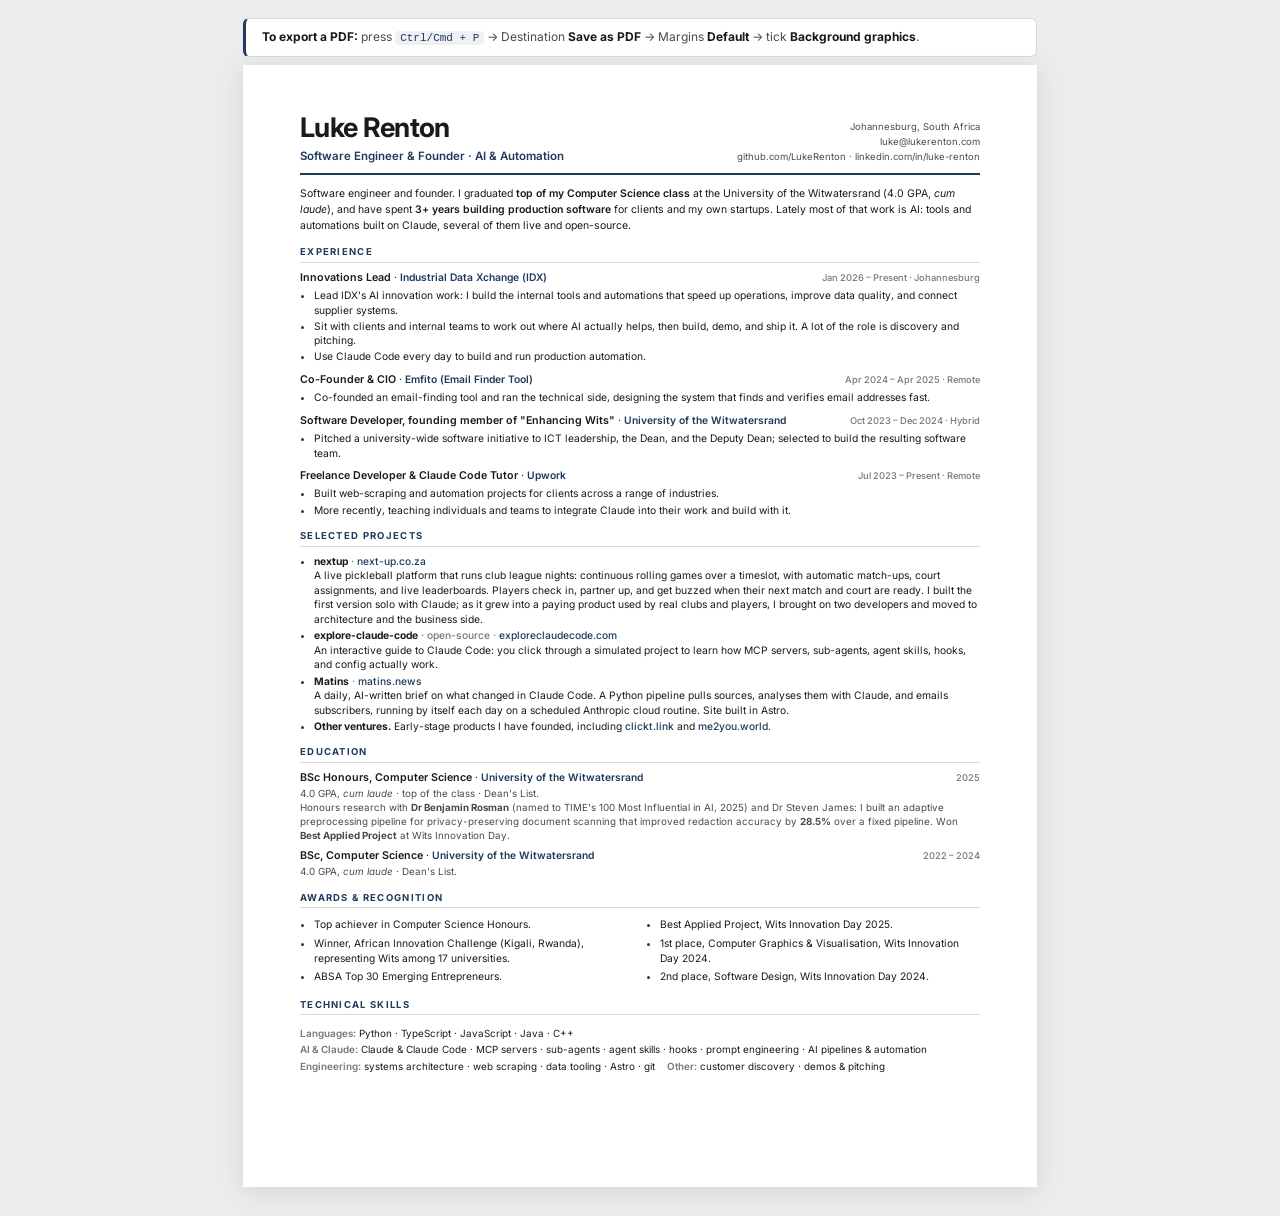
<file: Luke-Renton-CV-Generic.html>
<!DOCTYPE html>
<html lang="en">
<head>
<meta charset="UTF-8" />
<meta name="viewport" content="width=device-width, initial-scale=1.0" />
<title>Luke Renton CV</title>
<link rel="preconnect" href="https://fonts.googleapis.com" />
<link rel="preconnect" href="https://fonts.gstatic.com" crossorigin />
<link href="https://fonts.googleapis.com/css2?family=Inter:wght@400;500;600;700&display=swap" rel="stylesheet" />
<style>
  :root {
    --ink: #1a1a1a;
    --muted: #4a4a4a;
    --faint: #777;
    --accent: #1f3a5c;        /* deep navy, conservative, standard */
    --rule: #d9d9d9;
    --bg: #ffffff;
    --page-w: 210mm;          /* A4 */
  }

  * { box-sizing: border-box; }

  html, body {
    margin: 0; padding: 0;
    background: #ebecee;
    color: var(--ink);
    font-family: "Inter", -apple-system, BlinkMacSystemFont, "Segoe UI", Arial, sans-serif;
    font-size: 10.3px;
    line-height: 1.42;
    -webkit-font-smoothing: antialiased;
  }

  .helper {
    max-width: var(--page-w);
    margin: 18px auto 8px;
    padding: 9px 16px;
    background: #fff;
    border: 1px solid var(--rule);
    border-left: 3px solid var(--accent);
    border-radius: 6px;
    font-size: 12px;
    color: var(--muted);
  }
  .helper b { color: var(--ink); }
  .helper code { background:#eef0f3; padding:1px 5px; border-radius:4px; color:var(--accent); font-size:11px; }

  .page {
    width: var(--page-w);
    min-height: 297mm;
    margin: 0 auto 30px;
    padding: 13mm 15mm 12mm;
    background: var(--bg);
    box-shadow: 0 4px 24px rgba(0,0,0,0.10);
  }

  /* ---------------- Header ---------------- */
  header { display: flex; justify-content: space-between; align-items: flex-end; gap: 20px; }
  .name {
    font-size: 27px;
    font-weight: 700;
    letter-spacing: -0.02em;
    line-height: 1;
    margin: 0;
    color: var(--ink);
  }
  .tagline {
    margin: 7px 0 0;
    font-size: 11.5px;
    font-weight: 600;
    color: var(--accent);
  }
  .contact {
    text-align: right;
    font-size: 9.5px;
    color: var(--muted);
    line-height: 1.6;
    white-space: nowrap;
  }
  .contact a { color: var(--muted); text-decoration: none; }
  .contact .cit { color: var(--ink); font-weight: 600; }

  .toprule { height: 2px; background: var(--accent); margin: 9px 0 0; }

  /* ---------------- Summary ---------------- */
  .summary { margin: 11px 0 2px; font-size: 10.5px; line-height: 1.5; color: var(--ink); }
  .summary b { font-weight: 600; }

  /* ---------------- Sections ---------------- */
  section { margin-top: 12px; }
  h2 {
    font-size: 9.5px;
    font-weight: 700;
    letter-spacing: 0.14em;
    text-transform: uppercase;
    color: var(--accent);
    margin: 0 0 7px;
    padding-bottom: 3px;
    border-bottom: 1px solid var(--rule);
  }

  .entry { margin-bottom: 8px; }
  .entry:last-child { margin-bottom: 0; }
  .entry-head { display: flex; justify-content: space-between; align-items: baseline; gap: 12px; }
  .role { font-weight: 600; font-size: 10.7px; color: var(--ink); }
  .org { font-weight: 600; color: var(--accent); }
  .meta { font-size: 9.3px; color: var(--faint); white-space: nowrap; font-weight: 500; }
  ul { margin: 3px 0 0; padding-left: 14px; }
  li { margin: 1.5px 0; line-height: 1.42; }
  li::marker { color: var(--accent); }

  a.link { color: var(--accent); text-decoration: none; font-weight: 500; }

  .row { display: flex; justify-content: space-between; align-items: baseline; gap: 12px; margin-bottom: 3px; }
  .credits { color: var(--muted); font-size: 9.8px; }

  .award-list {
    margin: 0; padding-left: 14px;
    display: grid;
    grid-template-columns: 1fr 1fr;
    grid-template-rows: repeat(3, auto);
    grid-auto-flow: column;
    column-gap: 26px;
    align-items: start;
  }
  .award-list li { margin: 2px 0; }

  .skills { font-size: 9.9px; line-height: 1.65; color: var(--ink); }
  .skills .grp { color: var(--faint); font-weight: 600; }
  .proj-meta { color: var(--faint); font-weight: 500; }

  @media print {
    html, body { background: #fff; font-size: 10.1px; }
    .helper { display: none; }
    .page { box-shadow: none; margin: 0; width: auto; min-height: auto; padding: 11mm 12mm; }
    @page { size: A4; margin: 0; }
    a { color: var(--accent); }
  }
</style>
</head>
<body>

  <div class="helper">
    <b>To export a PDF:</b> press <code>Ctrl/Cmd&nbsp;+&nbsp;P</code> → Destination <b>Save as PDF</b> → Margins <b>Default</b> → tick <b>Background graphics</b>.
  </div>

  <div class="page">

    <!-- ===================== HEADER ===================== -->
    <header>
      <div>
        <h1 class="name">Luke Renton</h1>
        <p class="tagline">Software Engineer &amp; Founder · AI &amp; Automation</p>
      </div>
      <div class="contact">
        Johannesburg, South&nbsp;Africa<br />
        <a href="mailto:luke@lukerenton.com">luke@lukerenton.com</a><br />
        <a href="https://github.com/LukeRenton">github.com/LukeRenton</a> · <a href="https://www.linkedin.com/in/luke-renton-862892287">linkedin.com/in/luke-renton</a>
      </div>
    </header>
    <div class="toprule"></div>

    <!-- ===================== SUMMARY ===================== -->
    <p class="summary">
      Software engineer and founder. I graduated <b>top of my Computer Science class</b> at the University of the Witwatersrand (4.0&nbsp;GPA, <i>cum laude</i>), and have spent <b>3+&nbsp;years building production software</b> for clients and my own startups. Lately most of that work is AI: tools and automations built on Claude, several of them live and open-source.
    </p>

    <!-- ===================== EXPERIENCE ===================== -->
    <section>
      <h2>Experience</h2>

      <div class="entry">
        <div class="entry-head">
          <span><span class="role">Innovations Lead</span> · <span class="org">Industrial Data Xchange (IDX)</span></span>
          <span class="meta">Jan 2026 – Present · Johannesburg</span>
        </div>
        <ul>
          <li>Lead IDX's AI innovation work: I build the internal tools and automations that speed up operations, improve data quality, and connect supplier systems.</li>
          <li>Sit with clients and internal teams to work out where AI actually helps, then build, demo, and ship it. A lot of the role is discovery and pitching.</li>
          <li>Use Claude Code every day to build and run production automation.</li>
        </ul>
      </div>

      <div class="entry">
        <div class="entry-head">
          <span><span class="role">Co-Founder &amp; CIO</span> · <span class="org">Emfito (Email Finder Tool)</span></span>
          <span class="meta">Apr 2024 – Apr 2025 · Remote</span>
        </div>
        <ul>
          <li>Co-founded an email-finding tool and ran the technical side, designing the system that finds and verifies email addresses fast.</li>
        </ul>
      </div>

      <div class="entry">
        <div class="entry-head">
          <span><span class="role">Software Developer, founding member of "Enhancing Wits"</span> · <span class="org">University of the Witwatersrand</span></span>
          <span class="meta">Oct 2023 – Dec 2024 · Hybrid</span>
        </div>
        <ul>
          <li>Pitched a university-wide software initiative to ICT leadership, the Dean, and the Deputy Dean; selected to build the resulting software team.</li>
        </ul>
      </div>

      <div class="entry">
        <div class="entry-head">
          <span><span class="role">Freelance Developer &amp; Claude Code Tutor</span> · <span class="org">Upwork</span></span>
          <span class="meta">Jul 2023 – Present · Remote</span>
        </div>
        <ul>
          <li>Built web-scraping and automation projects for clients across a range of industries.</li>
          <li>More recently, teaching individuals and teams to integrate Claude into their work and build with it.</li>
        </ul>
      </div>
    </section>

    <!-- ===================== PROJECTS ===================== -->
    <section>
      <h2>Selected Projects</h2>
      <ul>
        <li><b>nextup</b> <span class="proj-meta">· <a class="link" href="https://next-up.co.za">next-up.co.za</a></span><br />
          A live pickleball platform that runs club league nights: continuous rolling games over a timeslot, with automatic match-ups, court assignments, and live leaderboards. Players check in, partner up, and get buzzed when their next match and court are ready. I built the first version solo with Claude; as it grew into a paying product used by real clubs and players, I brought on two developers and moved to architecture and the business side.</li>
        <li><b>explore-claude-code</b> <span class="proj-meta">· open-source · <a class="link" href="https://exploreclaudecode.com">exploreclaudecode.com</a></span><br />
          An interactive guide to Claude Code: you click through a simulated project to learn how MCP servers, sub-agents, agent skills, hooks, and config actually work.</li>
        <li><b>Matins</b> <span class="proj-meta">· <a class="link" href="https://matins.news">matins.news</a></span><br />
          A daily, AI-written brief on what changed in Claude Code. A Python pipeline pulls sources, analyses them with Claude, and emails subscribers, running by itself each day on a scheduled Anthropic cloud routine. Site built in Astro.</li>
        <li><b>Other ventures.</b> Early-stage products I have founded, including <a class="link" href="https://clickt.link">clickt.link</a> and <a class="link" href="https://me2you.world">me2you.world</a>.</li>
      </ul>
    </section>

    <!-- ===================== EDUCATION ===================== -->
    <section>
      <h2>Education</h2>
      <div class="row">
        <span><span class="role">BSc Honours, Computer Science</span> · <span class="org">University of the Witwatersrand</span></span>
        <span class="meta">2025</span>
      </div>
      <div class="credits" style="margin:-1px 0 5px;">
        4.0&nbsp;GPA, <i>cum laude</i> · top of the class · Dean's List.<br />
        Honours research with <b>Dr Benjamin Rosman</b> (named to TIME's 100 Most Influential in AI, 2025) and Dr Steven James: I built an adaptive preprocessing pipeline for privacy-preserving document scanning that improved redaction accuracy by <b>28.5%</b> over a fixed pipeline. Won <b>Best Applied Project</b> at Wits Innovation Day.
      </div>
      <div class="row">
        <span><span class="role">BSc, Computer Science</span> · <span class="org">University of the Witwatersrand</span></span>
        <span class="meta">2022 – 2024</span>
      </div>
      <div class="credits" style="margin:-1px 0 0;">4.0&nbsp;GPA, <i>cum laude</i> · Dean's List.</div>
    </section>

    <!-- ===================== AWARDS ===================== -->
    <section>
      <h2>Awards &amp; Recognition</h2>
      <ul class="award-list">
        <li>Top achiever in Computer Science Honours.</li>
        <li>Winner, African Innovation Challenge (Kigali, Rwanda), representing Wits among 17 universities.</li>
        <li>ABSA Top 30 Emerging Entrepreneurs.</li>
        <li>Best Applied Project, Wits Innovation Day 2025.</li>
        <li>1st place, Computer Graphics &amp; Visualisation, Wits Innovation Day 2024.</li>
        <li>2nd place, Software Design, Wits Innovation Day 2024.</li>
      </ul>
    </section>

    <!-- ===================== SKILLS ===================== -->
    <section>
      <h2>Technical Skills</h2>
      <p class="skills">
        <span class="grp">Languages:</span> Python · TypeScript · JavaScript · Java · C++<br />
        <span class="grp">AI &amp; Claude:</span> Claude &amp; Claude Code · MCP servers · sub-agents · agent skills · hooks · prompt engineering · AI pipelines &amp; automation<br />
        <span class="grp">Engineering:</span> systems architecture · web scraping · data tooling · Astro · git &nbsp;&nbsp; <span class="grp">Other:</span> customer discovery · demos &amp; pitching
      </p>
    </section>

  </div>
</body>
</html>
</file>
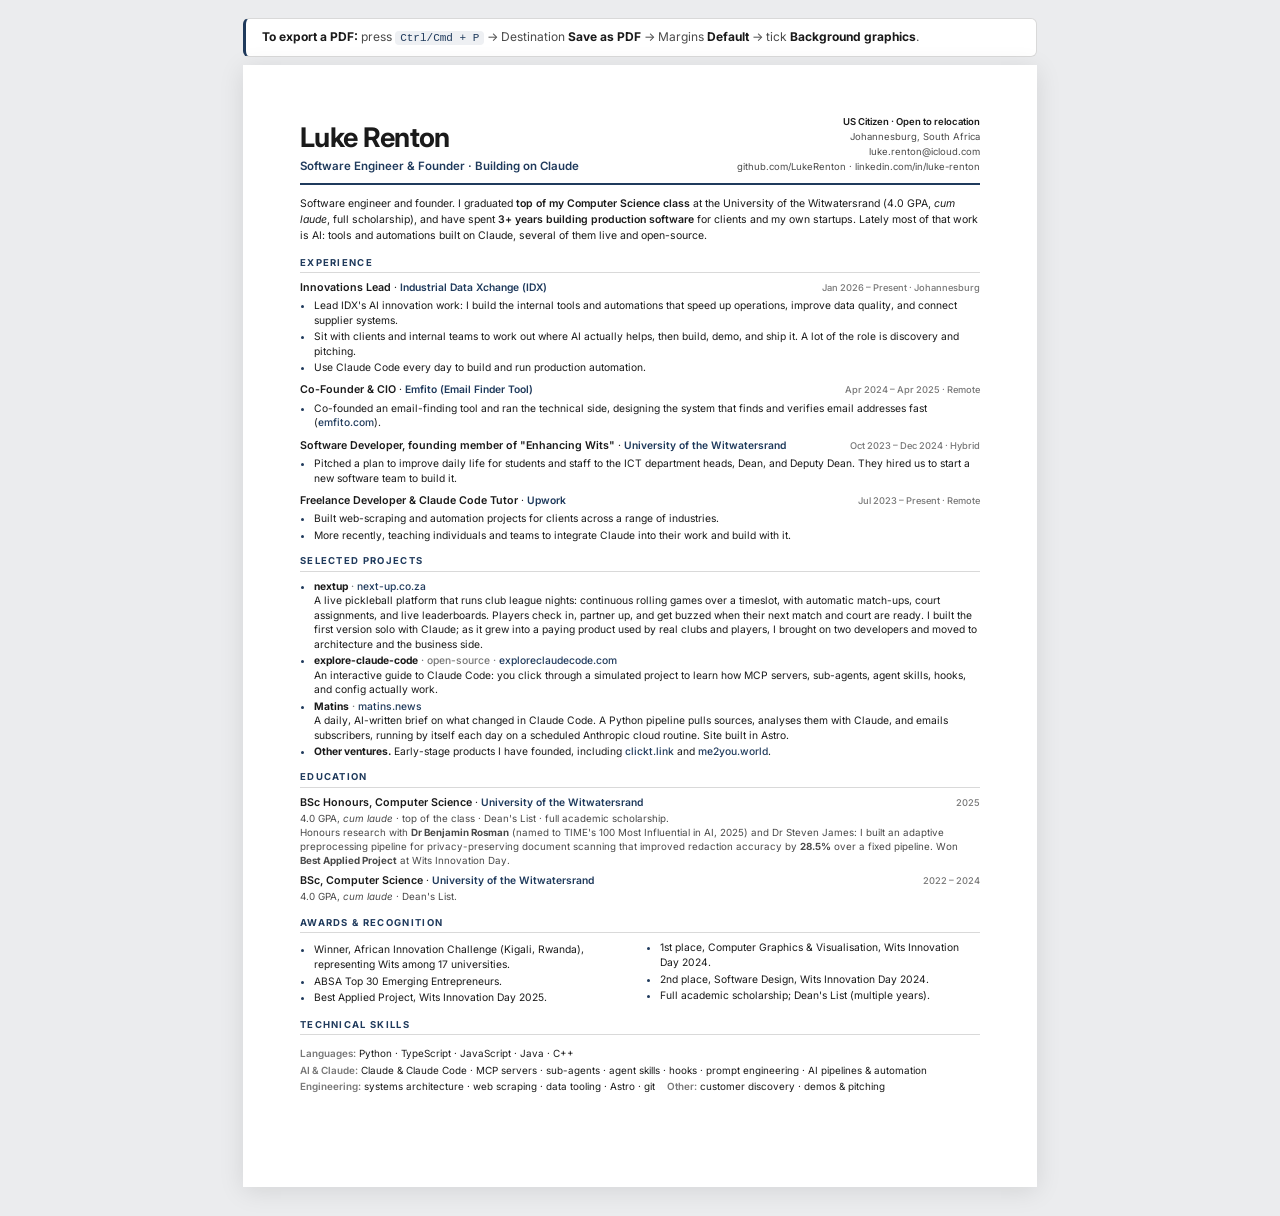
<file: Luke-Renton-CV.html>
<!DOCTYPE html>
<html lang="en">
<head>
<meta charset="UTF-8" />
<meta name="viewport" content="width=device-width, initial-scale=1.0" />
<title>Luke Renton CV</title>
<link rel="preconnect" href="https://fonts.googleapis.com" />
<link rel="preconnect" href="https://fonts.gstatic.com" crossorigin />
<link href="https://fonts.googleapis.com/css2?family=Inter:wght@400;500;600;700&display=swap" rel="stylesheet" />
<style>
  :root {
    --ink: #1a1a1a;
    --muted: #4a4a4a;
    --faint: #777;
    --accent: #1f3a5c;        /* deep navy, conservative, standard */
    --rule: #d9d9d9;
    --bg: #ffffff;
    --page-w: 210mm;          /* A4 */
  }

  * { box-sizing: border-box; }

  html, body {
    margin: 0; padding: 0;
    background: #ebecee;
    color: var(--ink);
    font-family: "Inter", -apple-system, BlinkMacSystemFont, "Segoe UI", Arial, sans-serif;
    font-size: 10.3px;
    line-height: 1.42;
    -webkit-font-smoothing: antialiased;
  }

  .helper {
    max-width: var(--page-w);
    margin: 18px auto 8px;
    padding: 9px 16px;
    background: #fff;
    border: 1px solid var(--rule);
    border-left: 3px solid var(--accent);
    border-radius: 6px;
    font-size: 12px;
    color: var(--muted);
  }
  .helper b { color: var(--ink); }
  .helper code { background:#eef0f3; padding:1px 5px; border-radius:4px; color:var(--accent); font-size:11px; }

  .page {
    width: var(--page-w);
    min-height: 297mm;
    margin: 0 auto 30px;
    padding: 13mm 15mm 12mm;
    background: var(--bg);
    box-shadow: 0 4px 24px rgba(0,0,0,0.10);
  }

  /* ---------------- Header ---------------- */
  header { display: flex; justify-content: space-between; align-items: flex-end; gap: 20px; }
  .name {
    font-size: 27px;
    font-weight: 700;
    letter-spacing: -0.02em;
    line-height: 1;
    margin: 0;
    color: var(--ink);
  }
  .tagline {
    margin: 7px 0 0;
    font-size: 11.5px;
    font-weight: 600;
    color: var(--accent);
  }
  .contact {
    text-align: right;
    font-size: 9.5px;
    color: var(--muted);
    line-height: 1.6;
    white-space: nowrap;
  }
  .contact a { color: var(--muted); text-decoration: none; }
  .contact .cit { color: var(--ink); font-weight: 600; }

  .toprule { height: 2px; background: var(--accent); margin: 9px 0 0; }

  /* ---------------- Summary ---------------- */
  .summary { margin: 11px 0 2px; font-size: 10.5px; line-height: 1.5; color: var(--ink); }
  .summary b { font-weight: 600; }

  /* ---------------- Sections ---------------- */
  section { margin-top: 12px; }
  h2 {
    font-size: 9.5px;
    font-weight: 700;
    letter-spacing: 0.14em;
    text-transform: uppercase;
    color: var(--accent);
    margin: 0 0 7px;
    padding-bottom: 3px;
    border-bottom: 1px solid var(--rule);
  }

  .entry { margin-bottom: 8px; }
  .entry:last-child { margin-bottom: 0; }
  .entry-head { display: flex; justify-content: space-between; align-items: baseline; gap: 12px; }
  .role { font-weight: 600; font-size: 10.7px; color: var(--ink); }
  .org { font-weight: 600; color: var(--accent); }
  .meta { font-size: 9.3px; color: var(--faint); white-space: nowrap; font-weight: 500; }
  ul { margin: 3px 0 0; padding-left: 14px; }
  li { margin: 1.5px 0; line-height: 1.42; }
  li::marker { color: var(--accent); }

  a.link { color: var(--accent); text-decoration: none; font-weight: 500; }

  .row { display: flex; justify-content: space-between; align-items: baseline; gap: 12px; margin-bottom: 3px; }
  .credits { color: var(--muted); font-size: 9.8px; }

  .award-list { margin: 0; padding-left: 14px; columns: 2; column-gap: 26px; }
  .award-list li { margin: 2px 0; break-inside: avoid; }

  .skills { font-size: 9.9px; line-height: 1.65; color: var(--ink); }
  .skills .grp { color: var(--faint); font-weight: 600; }
  .proj-meta { color: var(--faint); font-weight: 500; }

  @media print {
    html, body { background: #fff; font-size: 10.1px; }
    .helper { display: none; }
    .page { box-shadow: none; margin: 0; width: auto; min-height: auto; padding: 11mm 12mm; }
    @page { size: A4; margin: 0; }
    a { color: var(--accent); }
  }
</style>
</head>
<body>

  <div class="helper">
    <b>To export a PDF:</b> press <code>Ctrl/Cmd&nbsp;+&nbsp;P</code> → Destination <b>Save as PDF</b> → Margins <b>Default</b> → tick <b>Background graphics</b>.
  </div>

  <div class="page">

    <!-- ===================== HEADER ===================== -->
    <header>
      <div>
        <h1 class="name">Luke Renton</h1>
        <p class="tagline">Software Engineer &amp; Founder · Building on Claude</p>
      </div>
      <div class="contact">
        <span class="cit">US Citizen · Open to relocation</span><br />
        Johannesburg, South&nbsp;Africa<br />
        <a href="mailto:luke.renton@icloud.com">luke.renton@icloud.com</a><br />
        <a href="https://github.com/LukeRenton">github.com/LukeRenton</a> · <a href="https://www.linkedin.com/in/luke-renton-862892287">linkedin.com/in/luke-renton</a>
      </div>
    </header>
    <div class="toprule"></div>

    <!-- ===================== SUMMARY ===================== -->
    <p class="summary">
      Software engineer and founder. I graduated <b>top of my Computer Science class</b> at the University of the Witwatersrand (4.0&nbsp;GPA, <i>cum laude</i>, full scholarship), and have spent <b>3+&nbsp;years building production software</b> for clients and my own startups. Lately most of that work is AI: tools and automations built on Claude, several of them live and open-source.
    </p>

    <!-- ===================== EXPERIENCE ===================== -->
    <section>
      <h2>Experience</h2>

      <div class="entry">
        <div class="entry-head">
          <span><span class="role">Innovations Lead</span> · <span class="org">Industrial Data Xchange (IDX)</span></span>
          <span class="meta">Jan 2026 – Present · Johannesburg</span>
        </div>
        <ul>
          <li>Lead IDX's AI innovation work: I build the internal tools and automations that speed up operations, improve data quality, and connect supplier systems.</li>
          <li>Sit with clients and internal teams to work out where AI actually helps, then build, demo, and ship it. A lot of the role is discovery and pitching.</li>
          <li>Use Claude Code every day to build and run production automation.</li>
        </ul>
      </div>

      <div class="entry">
        <div class="entry-head">
          <span><span class="role">Co-Founder &amp; CIO</span> · <span class="org">Emfito (Email Finder Tool)</span></span>
          <span class="meta">Apr 2024 – Apr 2025 · Remote</span>
        </div>
        <ul>
          <li>Co-founded an email-finding tool and ran the technical side, designing the system that finds and verifies email addresses fast (<a class="link" href="https://emfito.com">emfito.com</a>).</li>
        </ul>
      </div>

      <div class="entry">
        <div class="entry-head">
          <span><span class="role">Software Developer, founding member of "Enhancing Wits"</span> · <span class="org">University of the Witwatersrand</span></span>
          <span class="meta">Oct 2023 – Dec 2024 · Hybrid</span>
        </div>
        <ul>
          <li>Pitched a plan to improve daily life for students and staff to the ICT department heads, Dean, and Deputy Dean. They hired us to start a new software team to build it.</li>
        </ul>
      </div>

      <div class="entry">
        <div class="entry-head">
          <span><span class="role">Freelance Developer &amp; Claude Code Tutor</span> · <span class="org">Upwork</span></span>
          <span class="meta">Jul 2023 – Present · Remote</span>
        </div>
        <ul>
          <li>Built web-scraping and automation projects for clients across a range of industries.</li>
          <li>More recently, teaching individuals and teams to integrate Claude into their work and build with it.</li>
        </ul>
      </div>
    </section>

    <!-- ===================== PROJECTS ===================== -->
    <section>
      <h2>Selected Projects</h2>
      <ul>
        <li><b>nextup</b> <span class="proj-meta">· <a class="link" href="https://next-up.co.za">next-up.co.za</a></span><br />
          A live pickleball platform that runs club league nights: continuous rolling games over a timeslot, with automatic match-ups, court assignments, and live leaderboards. Players check in, partner up, and get buzzed when their next match and court are ready. I built the first version solo with Claude; as it grew into a paying product used by real clubs and players, I brought on two developers and moved to architecture and the business side.</li>
        <li><b>explore-claude-code</b> <span class="proj-meta">· open-source · <a class="link" href="https://exploreclaudecode.com">exploreclaudecode.com</a></span><br />
          An interactive guide to Claude Code: you click through a simulated project to learn how MCP servers, sub-agents, agent skills, hooks, and config actually work.</li>
        <li><b>Matins</b> <span class="proj-meta">· <a class="link" href="https://matins.news">matins.news</a></span><br />
          A daily, AI-written brief on what changed in Claude Code. A Python pipeline pulls sources, analyses them with Claude, and emails subscribers, running by itself each day on a scheduled Anthropic cloud routine. Site built in Astro.</li>
        <li><b>Other ventures.</b> Early-stage products I have founded, including <a class="link" href="https://clickt.link">clickt.link</a> and <a class="link" href="https://me2you.world">me2you.world</a>.</li>
      </ul>
    </section>

    <!-- ===================== EDUCATION ===================== -->
    <section>
      <h2>Education</h2>
      <div class="row">
        <span><span class="role">BSc Honours, Computer Science</span> · <span class="org">University of the Witwatersrand</span></span>
        <span class="meta">2025</span>
      </div>
      <div class="credits" style="margin:-1px 0 5px;">
        4.0&nbsp;GPA, <i>cum laude</i> · top of the class · Dean's List · full academic scholarship.<br />
        Honours research with <b>Dr Benjamin Rosman</b> (named to TIME's 100 Most Influential in AI, 2025) and Dr Steven James: I built an adaptive preprocessing pipeline for privacy-preserving document scanning that improved redaction accuracy by <b>28.5%</b> over a fixed pipeline. Won <b>Best Applied Project</b> at Wits Innovation Day.
      </div>
      <div class="row">
        <span><span class="role">BSc, Computer Science</span> · <span class="org">University of the Witwatersrand</span></span>
        <span class="meta">2022 – 2024</span>
      </div>
      <div class="credits" style="margin:-1px 0 0;">4.0&nbsp;GPA, <i>cum laude</i> · Dean's List.</div>
    </section>

    <!-- ===================== AWARDS ===================== -->
    <section>
      <h2>Awards &amp; Recognition</h2>
      <ul class="award-list">
        <li>Winner, African Innovation Challenge (Kigali, Rwanda), representing Wits among 17 universities.</li>
        <li>ABSA Top 30 Emerging Entrepreneurs.</li>
        <li>Best Applied Project, Wits Innovation Day 2025.</li>
        <li>1st place, Computer Graphics &amp; Visualisation, Wits Innovation Day 2024.</li>
        <li>2nd place, Software Design, Wits Innovation Day 2024.</li>
        <li>Full academic scholarship; Dean's List (multiple years).</li>
      </ul>
    </section>

    <!-- ===================== SKILLS ===================== -->
    <section>
      <h2>Technical Skills</h2>
      <p class="skills">
        <span class="grp">Languages:</span> Python · TypeScript · JavaScript · Java · C++<br />
        <span class="grp">AI &amp; Claude:</span> Claude &amp; Claude Code · MCP servers · sub-agents · agent skills · hooks · prompt engineering · AI pipelines &amp; automation<br />
        <span class="grp">Engineering:</span> systems architecture · web scraping · data tooling · Astro · git &nbsp;&nbsp; <span class="grp">Other:</span> customer discovery · demos &amp; pitching
      </p>
    </section>

  </div>
</body>
</html>
</file>
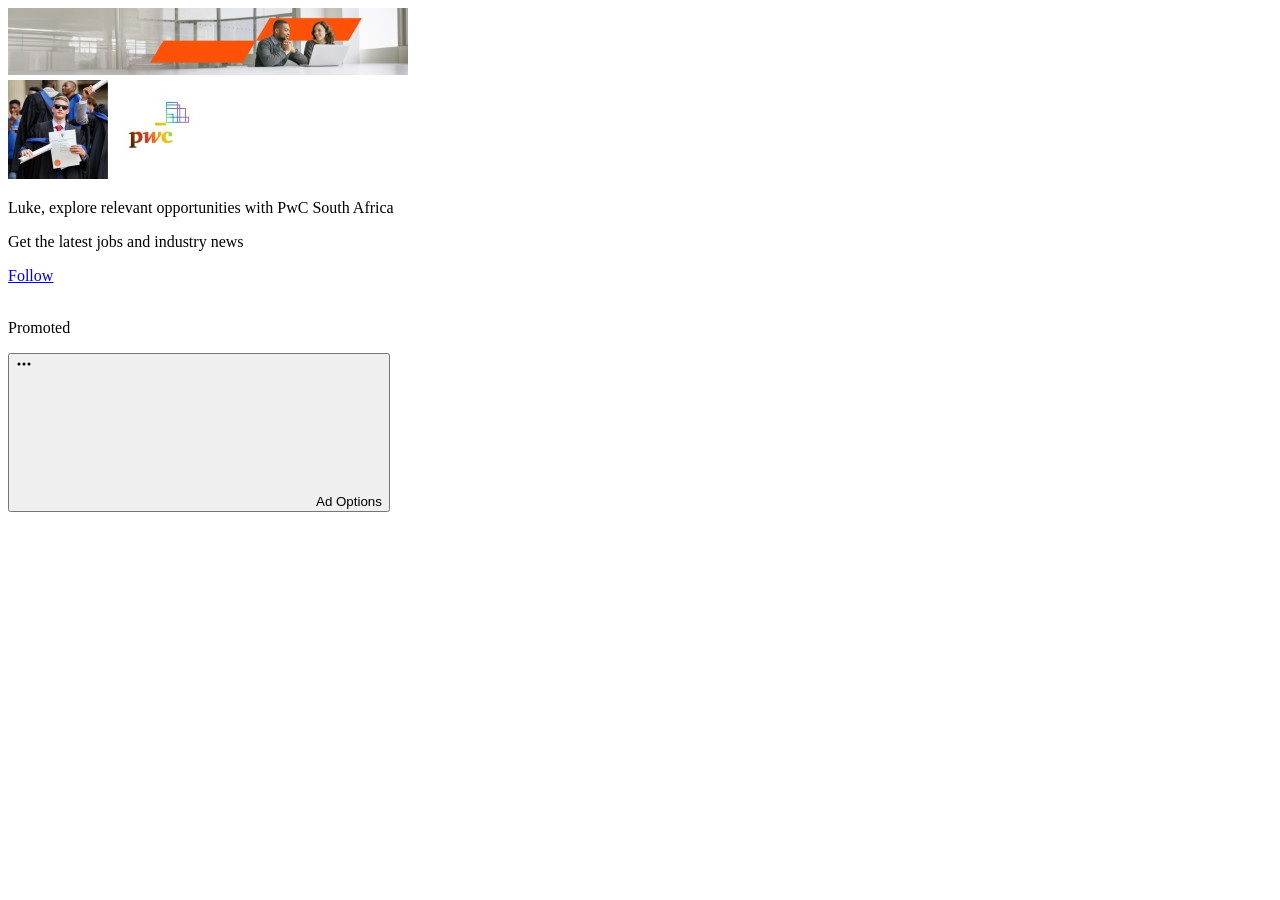
<file: Luke Renton _ LinkedIn_files/saved_resource(4).html>
<!DOCTYPE html>
<!-- saved from url=(0195)https://www.linkedin.com/tscp-serving/dtag?z=profile&c=1&li_theme=light&pk=d_flagship3_profile_view_base&pz=BR&p=1&sz=300x250&ti=1&_x=company%3D322397&vmid=ACoAAEW4O0oBhC31cWYoMg7uMNgKBwzCuIIPXeA -->
<html lang="en"><head><meta http-equiv="Content-Type" content="text/html; charset=UTF-8">
        <title data-rh="true">Work With Us</title>
        
        
        <link data-rh="true" href="./32dzd297vm0qzf4w4wslvkaom" rel="stylesheet">
      </head>
      <body dir="ltr">
        <div data-ssr-props="{&quot;buttonLabel&quot;:&quot;Follow&quot;,&quot;connectionsFollowCompanyDownstreamData&quot;:{&quot;memberDownstreamData&quot;:[{&quot;isMemberOptedOut&quot;:false,&quot;memberFirstName&quot;:&quot;Deon&quot;,&quot;memberPhoto&quot;:{},&quot;memberLastName&quot;:&quot;Van Heerden&quot;},{&quot;isMemberOptedOut&quot;:false,&quot;memberFirstName&quot;:&quot;Chuene&quot;,&quot;memberPhoto&quot;:{},&quot;memberLastName&quot;:&quot;Mosomane, Ph.D&quot;},{&quot;isMemberOptedOut&quot;:false,&quot;memberFirstName&quot;:&quot;Mladen&quot;,&quot;memberPhoto&quot;:{},&quot;memberLastName&quot;:&quot;Pejanovic&quot;}],&quot;totalFollowerCountFromFirstLevelConnections&quot;:202},&quot;companyLogoClickTrackingCode&quot;:&quot;[base64]&quot;,&quot;companyLogoUri&quot;:&quot;https://media.licdn.com/dms/image/v2/D4D0BAQFByKxMvVVqTQ/company-logo_100_100/company-logo_100_100/0/1719257620594/pwc_south_africa_logo?e=1782950400&amp;v=beta&amp;t=pdrgKgPSqSN-ZRPAoz6r5Zkwi1qfzeJPVv9OD9GKyOM&quot;,&quot;socialProofText&quot;:&quot;&lt;b&gt;Deon&lt;/b&gt; &amp; 201 other connections also follow&quot;,&quot;usePaletteLongCtaVariant&quot;:true,&quot;memberName&quot;:&quot;Luke&quot;,&quot;translatedAdOptions&quot;:&quot;Ad Options&quot;,&quot;memberFollowCompanyCountData&quot;:null,&quot;companyName&quot;:&quot;PwC South Africa&quot;,&quot;followButtonClickTrackingCode&quot;:&quot;[base64]&quot;,&quot;memberPictureUrl&quot;:&quot;https://media.licdn.com/dms/image/v2/D4D03AQEZL25iI379Qg/profile-displayphoto-shrink_100_100/B4DZZN4sntHIAU-/0/1745063432559?e=1782950400&amp;v=beta&amp;t=Olf70975fI9XawsQTtCU_yG5ATaTAHaz6DCRqcQIAUk&quot;,&quot;thirdPartyImpressionUrls&quot;:[&quot;https://s.xlgmedia.com/2/117973/analytics.gif?dt=1179731695850448928000&amp;pd=avt&amp;ui=biFqzdljkOA7C4WRRIPuUE8WpeT&amp;ti=74137b81-d810-430e-84ae-5457c5ccfbe4&amp;ai=513363189&amp;ac=401341894&amp;cr=714824124&amp;sr=linkedin.com&amp;pp=linkedin.com&amp;c1=dcc30813-fb9a-48e0-8188-3c12c4977a0d&quot;],&quot;companyMetadata&quot;:&quot;Business Consulting and Services&quot;,&quot;impressionTrackingCode&quot;:&quot;[base64]&quot;,&quot;account&quot;:&quot;urn:li:sponsoredAccount:513363189&quot;,&quot;companyLogoClickUrl&quot;:&quot;https://www.linkedin.com/li/tscp/sct?destinationUrl=http%3A%2F%2Fwww.linkedin.com%2Fcompany%2F309921%2Flife&amp;trackingEvent=%5B%7B%22eventInfo%22%3A%7B%22appId%22%3A%22com.linkedin.ads.rendering.d_web%22%2C%22eventName%22%3A%22SponsoredRightRailContentActionEvent%22%2C%22topicName%22%3A%22SponsoredRightRailContentActionEvent%22%7D%2C%22eventBody%22%3A%7B%22sponsoredEventHeader%22%3A%7B%22encryptedTrackingData%22%3A%[base64]%22%7D%2C%22header%22%3A%7B%22pageInstance%22%3A%7B%22pageUrn%22%3A%22urn%3Ali%3Apage%3Ad_flagship3_profile_view_base%22%2C%22trackingId%22%3A%221bd0b698-989a-4baa-a7f8-895ae5910dce%22%7D%2C%22time%22%3A1781513091990%2C%22version%22%3A%220.0.0%22%7D%2C%22requestHeader%22%3A%7B%22pageKey%22%3A%22d_flagship3_profile_view_base%22%2C%22interfaceLocale%22%3A%22en-US%22%7D%7D%7D%5D&amp;csrfToken=ajax%3A8536803025879545960&quot;,&quot;creative&quot;:&quot;urn:li:sponsoredCreative:714824124&quot;,&quot;pageKey&quot;:&quot;d_flagship3_profile_view_base&quot;,&quot;contentType&quot;:&quot;SAS_DYNAMIC_AD_FOLLOW_COMPANY&quot;,&quot;headline&quot;:&quot;&lt;span class=\&quot;first-name\&quot;&gt;Luke&lt;/span&gt;, explore relevant opportunities with &lt;span class=\&quot;company-name\&quot;&gt;PwC South Africa&lt;/span&gt;&quot;,&quot;matchedAt&quot;:1781513091,&quot;bannerImgUrl&quot;:&quot;https://media.licdn.com/dms/image/v2/D4D1BAQECwXP0kD9xLQ/company-background_400/B4DZa0c6fEHQAY-/0/1746784201568/pwc_south_africa_cover?e=1782118800&amp;v=beta&amp;t=si2tMZtOluGHidRh4yWvMXFEt3jnLcypXvzJvRfwYRs&quot;,&quot;sponsoredContentTrackingUrl&quot;:&quot;https://www.linkedin.com/li/tscp/sct&quot;,&quot;buttonClickUrl&quot;:&quot;https://www.linkedin.com/li/tscp/sct?destinationUrl=http%3A%2F%2Fwww.linkedin.com%2Fcompany%2F309921%2Flife%3FisFollowingPage%3Dtrue&amp;trackingEvent=%5B%7B%22eventInfo%22%3A%7B%22appId%22%3A%22com.linkedin.ads.rendering.d_web%22%2C%22eventName%22%3A%22SponsoredRightRailContentActionEvent%22%2C%22topicName%22%3A%22SponsoredRightRailContentActionEvent%22%7D%2C%22eventBody%22%3A%7B%22sponsoredEventHeader%22%3A%7B%22encryptedTrackingData%22%3A%[base64]%22%7D%2C%22header%22%3A%7B%22pageInstance%22%3A%7B%22pageUrn%22%3A%22urn%3Ali%3Apage%3Ad_flagship3_profile_view_base%22%2C%22trackingId%22%3A%22fa1ea0e7-13a9-48a4-9808-2815c66df777%22%7D%2C%22time%22%3A1781513091990%2C%22version%22%3A%220.0.0%22%7D%2C%22requestHeader%22%3A%7B%22pageKey%22%3A%22d_flagship3_profile_view_base%22%2C%22interfaceLocale%22%3A%22en-US%22%7D%7D%7D%5D&amp;csrfToken=ajax%3A8536803025879545960&quot;,&quot;darkMode&quot;:false,&quot;locale&quot;:&quot;en&quot;,&quot;translatedPromoted&quot;:&quot;Promoted&quot;,&quot;staticJSs&quot;:[{&quot;priority&quot;:&quot;defer&quot;,&quot;url&quot;:&quot;https://static.licdn.com/aero-v1/sc/h/1kievyyfru6rj0lvtlv0j9j51&quot;}],&quot;description&quot;:&quot;Get the latest jobs and industry news&quot;,&quot;staticCSSs&quot;:[&quot;https://static.licdn.com/aero-v1/sc/h/32dzd297vm0qzf4w4wslvkaom&quot;]}" id="react-root"><main aria-label="Work With Us Container" class="bg-color-canvas-tint relative flex h-[250px] w-[300px] flex-col light" data-testid="wwu-profile-and-company-container" id="wwu-container"><header class="h-[94px]"><div class="h-[51px] overflow-hidden"><img alt="" aria-hidden="true" class="w-full" data-testid="wwu-profile-and-company-container__background-image" src="./pwc_south_africa_cover"></div><div class="absolute top-[40px] flex w-full justify-center"><img alt="Luke" class="border-color-canvas-tint start-[86px] mr-2 size-[56px] rounded-full border-2 border-solid" data-testid="wwu-profile-and-company-container__member-image" src="./1745063432559"><a data-testid="wwu-profile-and-company-container__company-wrapping-link" href="https://www.linkedin.com/li/tscp/sct?destinationUrl=http%3A%2F%2Fwww.linkedin.com%2Fcompany%2F309921%2Flife&amp;trackingEvent=%5B%7B%22eventInfo%22%3A%7B%22appId%22%3A%22com.linkedin.ads.rendering.d_web%22%2C%22eventName%22%3A%22SponsoredRightRailContentActionEvent%22%2C%22topicName%22%3A%22SponsoredRightRailContentActionEvent%22%7D%2C%22eventBody%22%3A%7B%22sponsoredEventHeader%22%3A%7B%22encryptedTrackingData%22%3A%[base64]%22%7D%2C%22header%22%3A%7B%22pageInstance%22%3A%7B%22pageUrn%22%3A%22urn%3Ali%3Apage%3Ad_flagship3_profile_view_base%22%2C%22trackingId%22%3A%221bd0b698-989a-4baa-a7f8-895ae5910dce%22%7D%2C%22time%22%3A1781513091990%2C%22version%22%3A%220.0.0%22%7D%2C%22requestHeader%22%3A%7B%22pageKey%22%3A%22d_flagship3_profile_view_base%22%2C%22interfaceLocale%22%3A%22en-US%22%7D%7D%7D%5D&amp;csrfToken=ajax%3A8536803025879545960" waprocessedanchor="true"><img alt="PwC South Africa" class="border-color-canvas-tint bg-color-canvas-tint start-[158px] size-[56px] rounded-[4px] border-2 border-solid" data-testid="wwu-profile-and-company-container__company-image" src="./pwc_south_africa_logo"></a></div></header><div class="text-color-text flex h-full flex-1 flex-col px-[16px] pb-[16px]"><div class="flex flex-1 flex-col items-center justify-center text-center"><p class="line-clamp-2 text-sm font-semibold" data-testid="wwu-profile-and-company-container__title"><span class="first-name">Luke</span>, explore relevant opportunities with <span class="company-name">PwC South Africa</span></p><p class="text-color-text-secondary mt-1 line-clamp-2 text-sm" data-testid="wwu-profile-and-company-container__description">Get the latest jobs and industry news</p></div><a class="btn-sm btn-secondary-emphasis" data-testid="wwu-profile-and-company-container__cta" href="https://www.linkedin.com/li/tscp/sct?destinationUrl=http%3A%2F%2Fwww.linkedin.com%2Fcompany%2F309921%2Flife%3FisFollowingPage%3Dtrue&amp;trackingEvent=%5B%7B%22eventInfo%22%3A%7B%22appId%22%3A%22com.linkedin.ads.rendering.d_web%22%2C%22eventName%22%3A%22SponsoredRightRailContentActionEvent%22%2C%22topicName%22%3A%22SponsoredRightRailContentActionEvent%22%7D%2C%22eventBody%22%3A%7B%22sponsoredEventHeader%22%3A%7B%22encryptedTrackingData%22%3A%[base64]%22%7D%2C%22header%22%3A%7B%22pageInstance%22%3A%7B%22pageUrn%22%3A%22urn%3Ali%3Apage%3Ad_flagship3_profile_view_base%22%2C%22trackingId%22%3A%22fa1ea0e7-13a9-48a4-9808-2815c66df777%22%7D%2C%22time%22%3A1781513091990%2C%22version%22%3A%220.0.0%22%7D%2C%22requestHeader%22%3A%7B%22pageKey%22%3A%22d_flagship3_profile_view_base%22%2C%22interfaceLocale%22%3A%22en-US%22%7D%7D%7D%5D&amp;csrfToken=ajax%3A8536803025879545960" rel="noreferrer" target="_blank" title="Follow" waprocessedanchor="true">Follow</a></div><img class="sr-only" data-testid="wwu-profile-and-company-container__tracking-pixel" src="./analytics.gif"><div class="bg-color-surface-tint flex items-center justify-center rounded-[8px] p-0.5 absolute end-1 top-1" data-testid="promoted-badge"><p class="text-color-icon me-0.5 text-xs font-semibold">Promoted</p><button data-testid="promoted-badge__button"><svg aria-hidden="true" xmlns="http://www.w3.org/2000/svg" class="icon-sm fill-color-icon"><g><g><path d="M3,9.5A1.5,1.5,0,1,1,4.5,8,1.5,1.5,0,0,1,3,9.5ZM11.5,8A1.5,1.5,0,1,0,13,6.5,1.5,1.5,0,0,0,11.5,8Zm-5,0A1.5,1.5,0,1,0,8,6.5,1.5,1.5,0,0,0,6.5,8Z"></path></g></g></svg><span class="sr-only" data-testid="promoted-badge__translated-ad-options">Ad Options</span></button></div></main></div>
        <script data-rh="true" defer="true" src="./262uap94q9kau67bmxa3zrexh" type="text/javascript"></script>
      
    
  
<span id="PING_CONTENT_ANNOTATION" style="display: none;"></span></body></html>
</file>
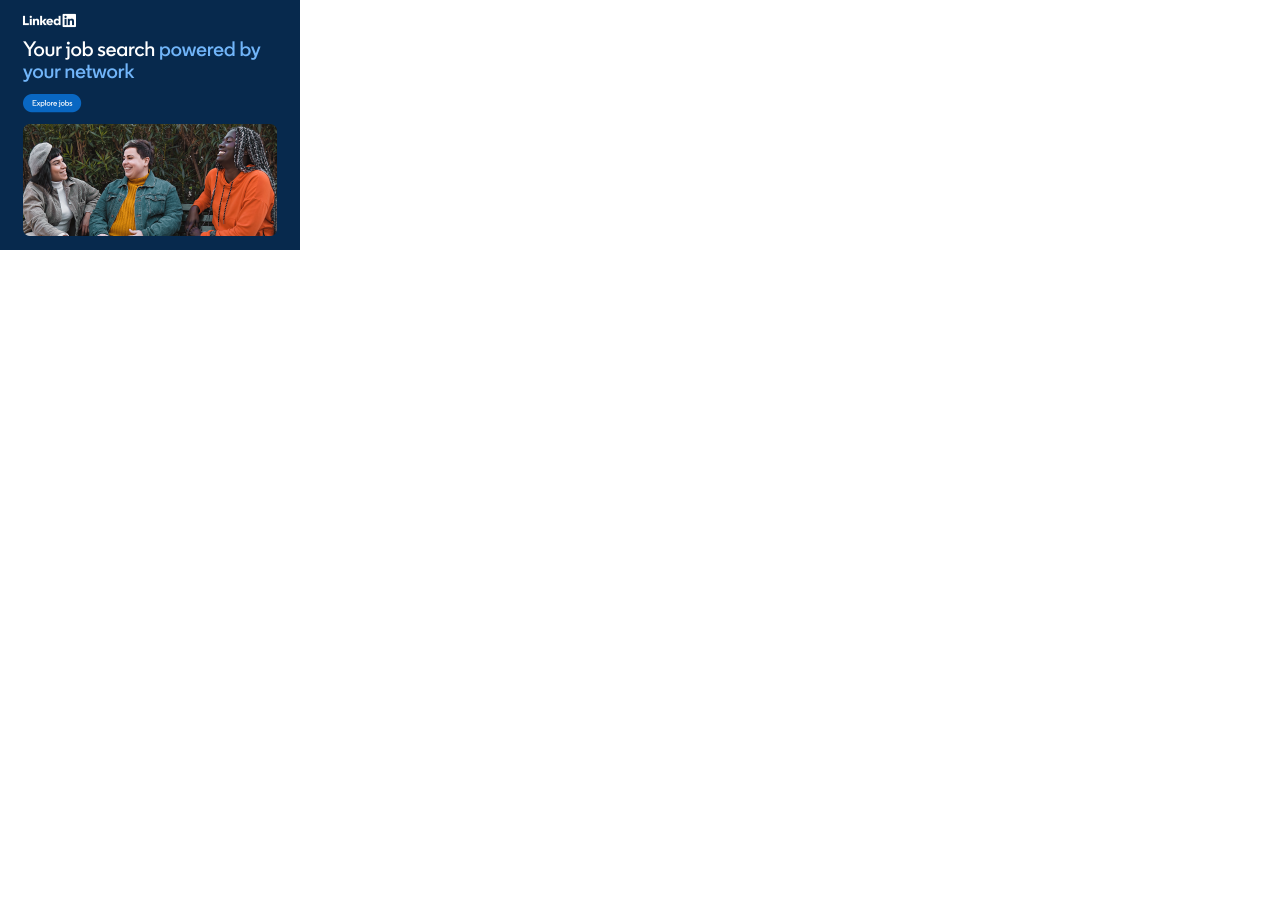
<file: Luke Renton _ LinkedIn_files/saved_resource(5).html>
<!DOCTYPE html>
<!-- saved from url=(0175)https://www.linkedin.com/tscp-serving/dtag?z=profile&c=1&li_theme=light&pk=d_flagship3_profile_view_base&pz=BR&p=1&sz=300x250&ti=2&vmid=ACoAAEW4O0oBhC31cWYoMg7uMNgKBwzCuIIPXeA -->
<html><head><meta http-equiv="Content-Type" content="text/html; charset=UTF-8">
  <title>Image By Linkedin</title>
  <style type="text/css">
    html,body,img,div,a { margin: 0; padding: 0; border: 0; text-decoration: none; outline: 0; }
  </style>
</head>
<body style="margin:0; padding:0;">
<div>
  <div id="ads-container"><a href="https://www.linkedin.com/jobs/?trk=li_FA_global_careers_jobsgtm_jsFA_v1&amp;mcid=6899045044465016833" target="_blank" waprocessedanchor="true"><img src="./AAYAAQTPAAgAAQAAAAAAADBJg6kiYYJxTUOBq1MuLPcNcQ.png" alt="Advertise on LinkedIn" border="0" style="width:300px;height:250px;"></a></div>
</div>



<span id="PING_CONTENT_ANNOTATION" style="display: none;"></span></body></html>
</file>
